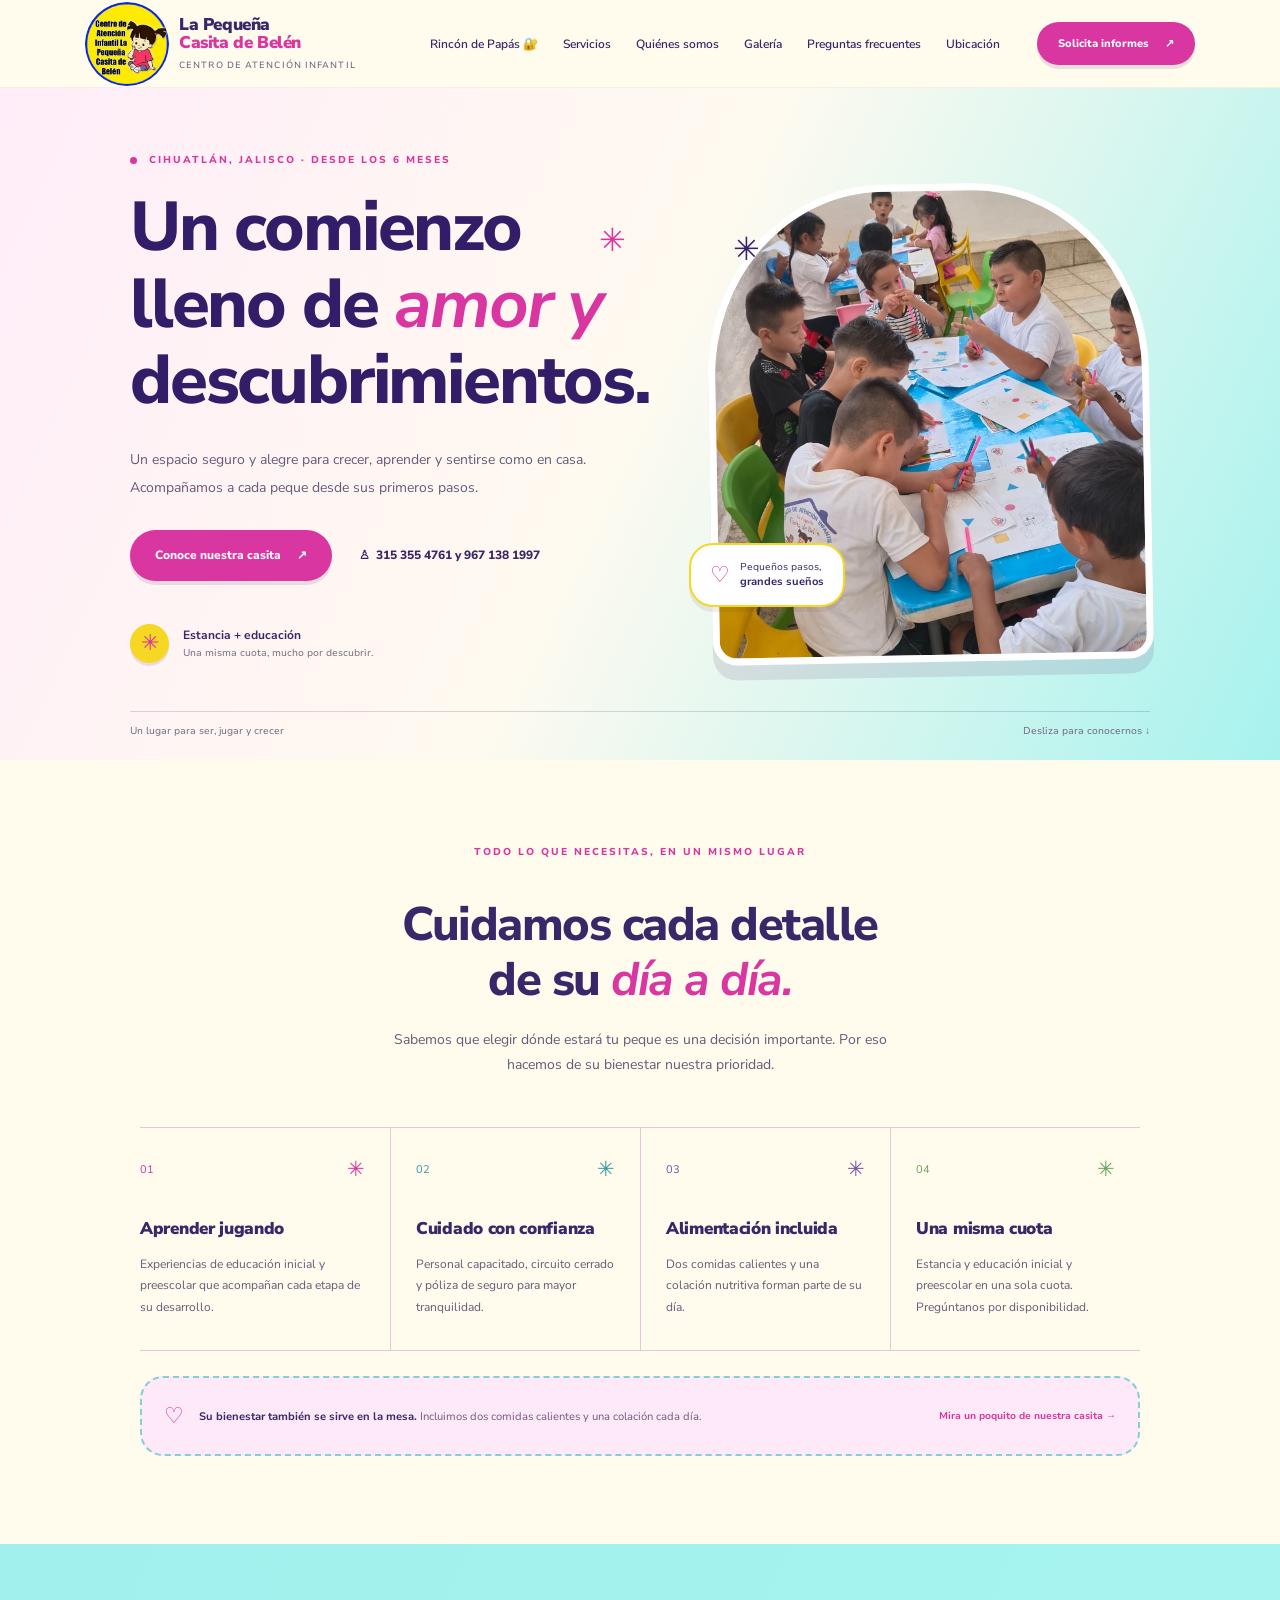
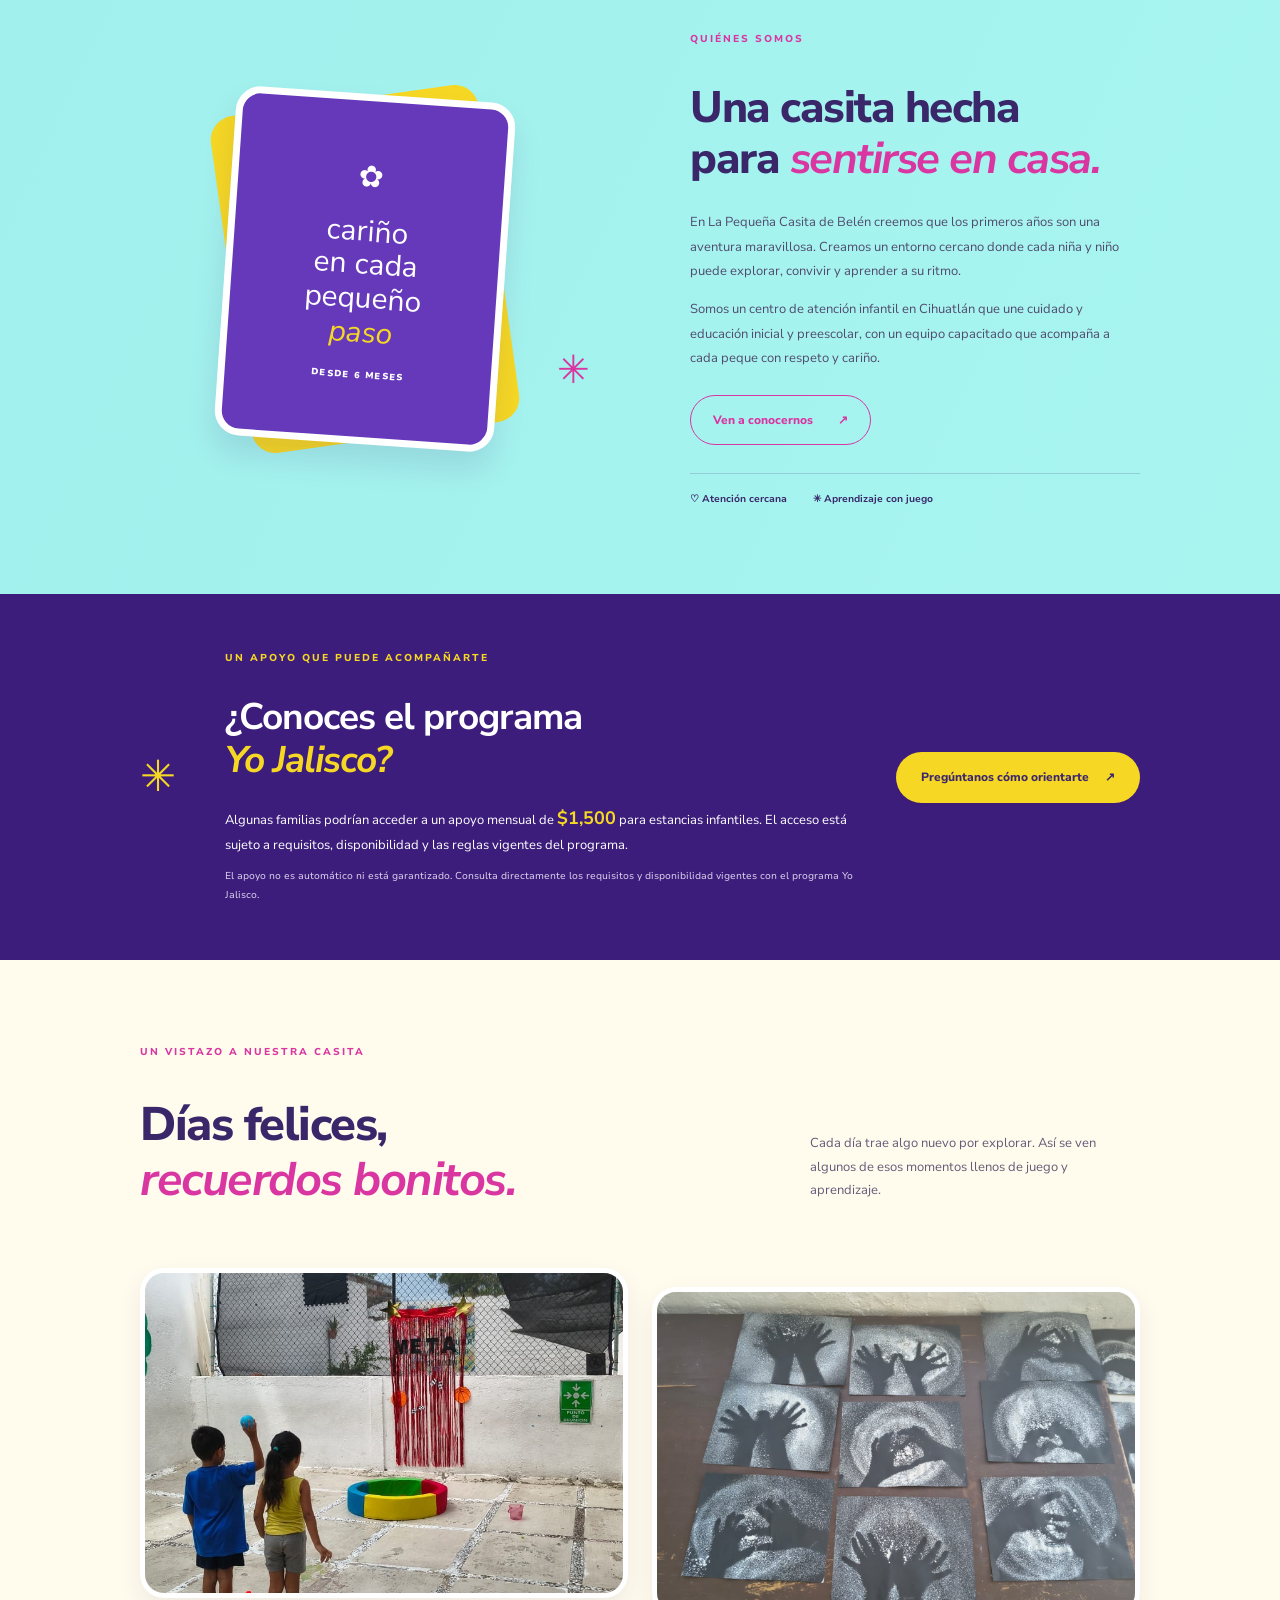
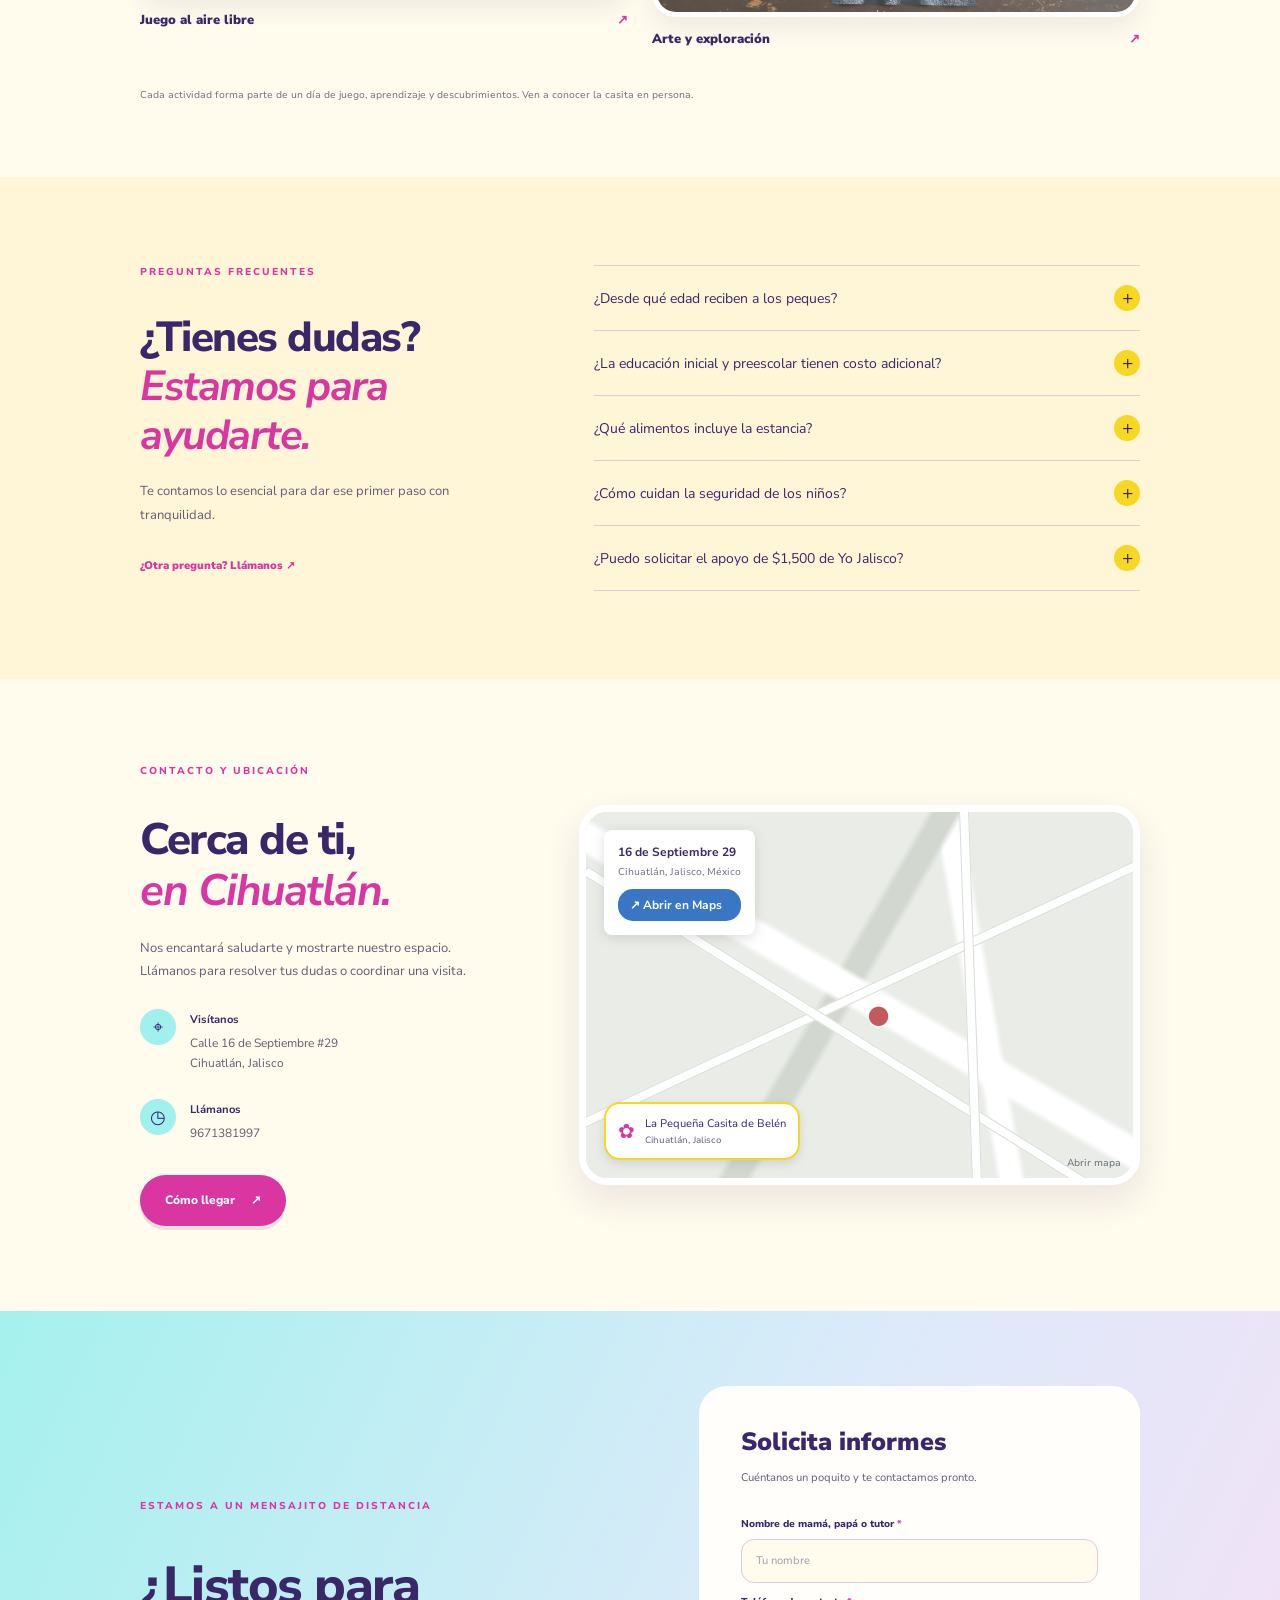
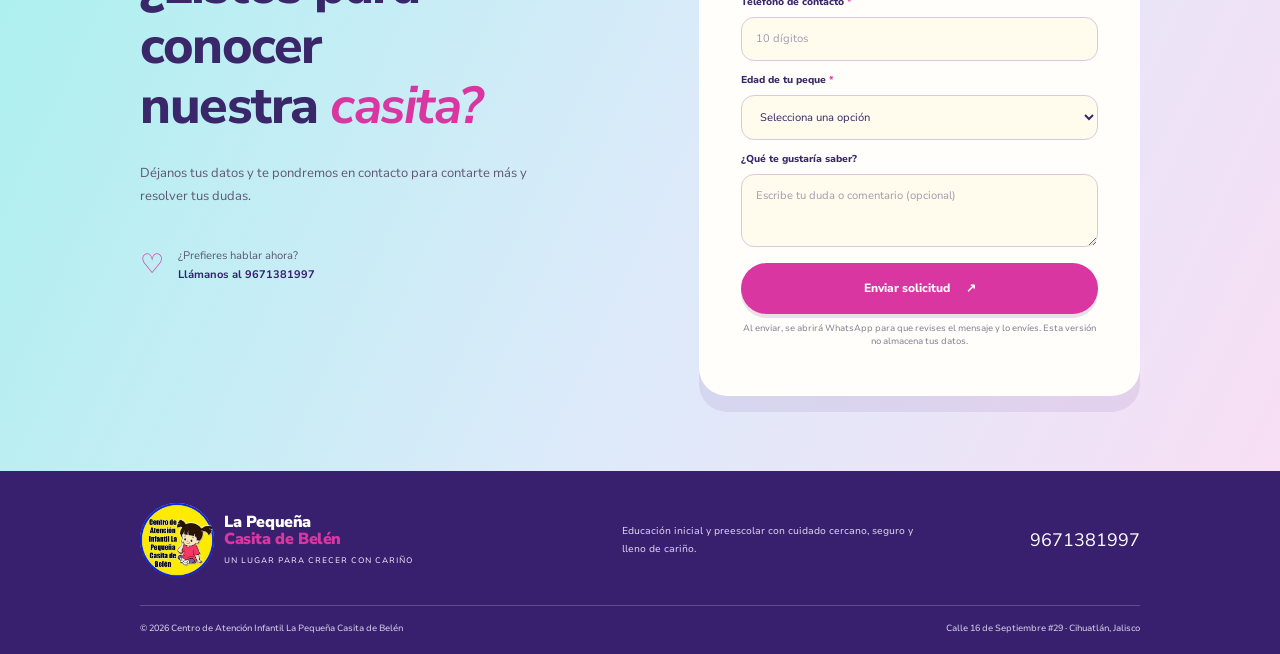
<file: index.html>
<!doctype html>
<html lang="es"><head>
<meta charset="utf-8"><meta name="viewport" content="width=device-width, initial-scale=1">
<meta name="description" content="Conoce el Centro de Atención Infantil La Pequeña Casita de Belén en Cihuatlán, Jalisco. Descubre nuestras actividades y la información para las familias.">
<title>Centro de Atención Infantil La Pequeña Casita de Belén | Cihuatlán, Jalisco</title>
<link rel="preconnect" href="https://fonts.googleapis.com"><link rel="preconnect" href="https://fonts.gstatic.com" crossorigin>
<link href="https://fonts.googleapis.com/css2?family=Nunito+Sans:wght@400;500;600;700;800;900&display=swap" rel="stylesheet">
<link rel="stylesheet" href="styles.css"><script src="script.js" defer></script><meta name="google-site-verification" content="UmVIIT-iGATKvEK6ts8OZe46MFEFd4UywIKfGxr_6ks" /></head>
<body>
<header class="topbar"><div class="nav-wrap">
<a class="identity" href="#inicio">
  <img
    class="brand-logo"
    src="assets/logo-casita.jpg"
    alt="Logotipo de La Pequeña Casita de Belén"
  >
  <span class="identity-text">
    <strong>La Pequeña<br><em>Casita de Belén</em></strong>
    <small>CENTRO DE ATENCIÓN INFANTIL</small>
  </span>
</a>
<button class="nav-toggle" aria-expanded="false" aria-controls="nav">Menú ☰</button>
<nav id="nav"><a href="rincon-papas.html">Rincón de Papás 🔐</a><a href="#servicios">Servicios</a><a href="#nosotros">Quiénes somos</a><a href="#galeria">Galería</a><a href="#preguntas">Preguntas frecuentes</a><a href="#ubicacion">Ubicación</a><a class="nav-button" href="#contacto">Solicita informes <span>↗</span></a></nav>
</div></header>
<main>
<section class="hero gradient-bg" id="inicio"><div class="hero-inner"><div class="hero-content">
<p class="kicker"><span></span> CIHUATLÁN, JALISCO · DESDE LOS 6 MESES</p>
<h1>Un comienzo<br>lleno de <em>amor y</em><br>descubrimientos.</h1>
<p class="hero-description">Un espacio seguro y alegre para crecer, aprender y sentirse como en casa. Acompañamos a cada peque desde sus primeros pasos.</p>
<div class="hero-actions"><a class="pill-button pink" href="#nosotros">Conoce nuestra casita <span>↗</span></a><a class="phone-link" href="tel:+529671381997">♙ &nbsp;315 355 4761 y 967 138 1997</a></div>
<div class="hero-feature"><span class="sunburst">✳</span><div><strong>Estancia + educación</strong><small>Una misma cuota, mucho por descubrir.</small></div></div>
</div><div class="hero-photo-wrap"><div class="photo-frame"><img src="assets/actividad-infantil.jpg" alt="Niñas y niños realizando actividades educativas"></div><div class="photo-note"><span>♡</span><div>Pequeños pasos,<br><strong>grandes sueños</strong></div></div><span class="sparkle sparkle-a">✳</span><span class="sparkle sparkle-b">✳</span></div></div>
<div class="hero-bottom"><span>Un lugar para ser, jugar y crecer</span><a href="#servicios">Desliza para conocernos ↓</a></div></section>

<section class="services section-cream" id="servicios"><div class="section-intro centered"><p class="kicker">TODO LO QUE NECESITAS, EN UN MISMO LUGAR</p><h2>Cuidamos cada detalle<br>de su <em>día a día.</em></h2><p>Sabemos que elegir dónde estará tu peque es una decisión importante. Por eso<br class="desktop-only"> hacemos de su bienestar nuestra prioridad.</p></div>
<div class="service-grid">
<article class="service-item"><div class="service-meta"><span>01</span><b>✳</b></div><h3>Aprender jugando</h3><p>Experiencias de educación inicial y preescolar que acompañan cada etapa de su desarrollo.</p></article>
<article class="service-item"><div class="service-meta teal"><span>02</span><b>✳</b></div><h3>Cuidado con confianza</h3><p>Personal capacitado, circuito cerrado y póliza de seguro para mayor tranquilidad.</p></article>
<article class="service-item"><div class="service-meta purple"><span>03</span><b>✳</b></div><h3>Alimentación incluida</h3><p>Dos comidas calientes y una colación nutritiva forman parte de su día.</p></article>
<article class="service-item"><div class="service-meta green"><span>04</span><b>✳</b></div><h3>Una misma cuota</h3><p>Estancia y educación inicial y preescolar en una sola cuota. Pregúntanos por disponibilidad.</p></article></div>
<a class="food-banner" href="#alimentacion"><span>♡</span><p><strong>Su bienestar también se sirve en la mesa.</strong> Incluimos dos comidas calientes y una colación cada día.</p><b>Mira un poquito de nuestra casita →</b></a></section>

<section class="about gradient-aqua" id="nosotros"><div class="about-inner"><div class="about-art"><div class="back-card"></div><div class="front-card"><span>✿</span><p>cariño<br>en cada<br>pequeño<br><em>paso</em></p><small>DESDE 6 MESES</small></div><span class="about-sparkle">✳</span></div>
<div class="about-copy"><p class="kicker">QUIÉNES SOMOS</p><h2>Una casita hecha<br>para <em>sentirse en casa.</em></h2><p>En La Pequeña Casita de Belén creemos que los primeros años son una aventura maravillosa. Creamos un entorno cercano donde cada niña y niño puede explorar, convivir y aprender a su ritmo.</p><p>Somos un centro de atención infantil en Cihuatlán que une cuidado y educación inicial y preescolar, con un equipo capacitado que acompaña a cada peque con respeto y cariño.</p><a class="outline-button" href="#contacto">Ven a conocernos <span>↗</span></a><div class="about-values"><span>♡ Atención cercana</span><span>✳ Aprendizaje con juego</span></div></div></div></section>

<section class="support"><div class="support-inner"><span class="support-sparkle">✳</span><div><p class="kicker yellow-text">UN APOYO QUE PUEDE ACOMPAÑARTE</p><h2>¿Conoces el programa<br><em>Yo Jalisco?</em></h2><p>Algunas familias podrían acceder a un apoyo mensual de <strong>$1,500</strong> para estancias infantiles. El acceso está sujeto a requisitos, disponibilidad y las reglas vigentes del programa.</p><small>El apoyo no es automático ni está garantizado. Consulta directamente los requisitos y disponibilidad vigentes con el programa Yo Jalisco.</small></div><a class="pill-button yellow" href="#contacto">Pregúntanos cómo orientarte <span>↗</span></a></div></section>

<section class="gallery section-cream" id="galeria"><div class="gallery-heading"><div><p class="kicker">UN VISTAZO A NUESTRA CASITA</p><h2>Días felices,<br><em>recuerdos bonitos.</em></h2></div><p>Cada día trae algo nuevo por explorar. Así se ven algunos de esos momentos llenos de juego y aprendizaje.</p></div>
<div class="gallery-grid"><figure><div class="gallery-image"><img src="assets/juego-aire-libre.jpg" alt="Niñas y niños participando en una actividad al aire libre"></div><figcaption>Juego al aire libre <span>↗</span></figcaption></figure><figure><div class="gallery-image"><img src="assets/arte-exploracion.jpg" alt="Trabajos artísticos de una actividad infantil"></div><figcaption>Arte y exploración <span>↗</span></figcaption></figure></div><p class="gallery-footnote">Cada actividad forma parte de un día de juego, aprendizaje y descubrimientos. Ven a conocer la casita en persona.</p></section>

<section class="faq section-yellow" id="preguntas"><div class="faq-heading"><p class="kicker">PREGUNTAS FRECUENTES</p><h2>¿Tienes dudas?<br><em>Estamos para<br>ayudarte.</em></h2><p>Te contamos lo esencial para dar ese primer paso con tranquilidad.</p><a href="tel:+529671381997">¿Otra pregunta? Llámanos ↗</a></div><div class="faq-list">
<details><summary>¿Desde qué edad reciben a los peques?</summary><p>Recibimos niñas y niños desde los 6 meses. Contáctanos para confirmar disponibilidad y requisitos según la edad.</p></details>
<details><summary>¿La educación inicial y preescolar tienen costo adicional?</summary><p>La estancia y la educación inicial y preescolar se ofrecen por una misma cuota. Consulta el costo vigente al solicitar informes.</p></details>
<details><summary>¿Qué alimentos incluye la estancia?</summary><p>La cuota incluye dos comidas calientes y una colación al día. Pregunta por horarios y detalles de alimentación.</p></details>
<details><summary>¿Cómo cuidan la seguridad de los niños?</summary><p>Contamos con personal capacitado, circuito cerrado y póliza de seguro. Puedes solicitar más detalles cuando nos contactes.</p></details>
<details><summary>¿Puedo solicitar el apoyo de $1,500 de Yo Jalisco?</summary><p>Algunas familias podrían cumplir los requisitos. El monto, vigencia, disponibilidad y elegibilidad deben confirmarse con el programa oficial; el apoyo no está garantizado.</p></details></div></section>

<section class="location section-cream" id="ubicacion"><div class="location-inner"><div class="location-copy"><p class="kicker">CONTACTO Y UBICACIÓN</p><h2>Cerca de ti,<br><em>en Cihuatlán.</em></h2><p>Nos encantará saludarte y mostrarte nuestro espacio. Llámanos para resolver tus dudas o coordinar una visita.</p>
<div class="location-detail"><span>⌖</span><div><strong>Visítanos</strong><p>Calle 16 de Septiembre #29<br>Cihuatlán, Jalisco</p></div></div><div class="location-detail"><span>◷</span><div><strong>Llámanos</strong><p><a href="tel:+529671381997">9671381997</a></p></div></div><a class="pill-button pink" href="https://www.google.com/maps/search/?api=1&query=Calle%2016%20de%20Septiembre%2029%2C%20Cihuatl%C3%A1n%2C%20Jalisco" target="_blank" rel="noopener">Cómo llegar <span>↗</span></a></div>
<a class="map-card" href="https://www.google.com/maps/search/?api=1&query=Calle%2016%20de%20Septiembre%2029%2C%20Cihuatl%C3%A1n%2C%20Jalisco" target="_blank" rel="noopener"><div class="map-placeholder"><span class="map-road road-one"></span><span class="map-road road-two"></span><span class="map-road road-three"></span><span class="map-pin">●</span><div class="map-label"><strong>16 de Septiembre 29</strong><small>Cihuatlán, Jalisco, México</small><b>↗ Abrir en Maps</b></div><span class="map-caption">Abrir mapa</span></div><div class="map-business"><span>✿</span><div>La Pequeña Casita de Belén<small>Cihuatlán, Jalisco</small></div></div></a></div></section>

<section class="contact gradient-bg" id="contacto"><div class="contact-inner"><div class="contact-copy"><p class="kicker">ESTAMOS A UN MENSAJITO DE DISTANCIA</p><h2>¿Listos para<br>conocer<br>nuestra <em>casita?</em></h2><p>Déjanos tus datos y te pondremos en contacto para contarte más y resolver tus dudas.</p><div class="contact-phone"><span>♡</span><div>¿Prefieres hablar ahora?<br><strong>Llámanos al <a href="tel:+529671381997">9671381997</a></strong></div></div></div>
<div class="form-card"><h3>Solicita informes</h3><p>Cuéntanos un poquito y te contactamos pronto.</p><form id="contact-form">
<label for="name">Nombre de mamá, papá o tutor <b>*</b></label><input id="name" name="name" required placeholder="Tu nombre" autocomplete="name">
<label for="phone">Teléfono de contacto <b>*</b></label><input id="phone" name="phone" required type="tel" inputmode="tel" pattern="[0-9 +()-]{10,18}" placeholder="10 dígitos" autocomplete="tel">
<label for="age">Edad de tu peque <b>*</b></label><select id="age" name="age" required><option value="">Selecciona una opción</option><option>6 a 11 meses</option><option>1 a 2 años</option><option>3 a 5 años</option><option>Otra edad / deseo más información</option></select>
<label for="comment">¿Qué te gustaría saber?</label><textarea id="comment" name="comment" rows="3" placeholder="Escribe tu duda o comentario (opcional)"></textarea>
<button class="pill-button pink submit-button" type="submit">Enviar solicitud <span>↗</span></button><small class="consent">Al enviar, se abrirá WhatsApp para que revises el mensaje y lo envíes. Esta versión no almacena tus datos.</small><p id="form-status" class="form-status" role="status"></p></form></div></div></section>
</main>
<footer class="footer"><div class="footer-top"><a class="identity footer-identity" href="#inicio">
<img
  class="brand-logo"
  src="assets/logo-casita.jpg"
  alt="Logotipo de La Pequeña Casita de Belén"
><span class="identity-text"><strong>La Pequeña<br><em>Casita de Belén</em></strong><small>UN LUGAR PARA CRECER CON CARIÑO</small></span></a><p>Educación inicial y preescolar con cuidado cercano, seguro y lleno de cariño.</p><a class="footer-phone" href="tel:+529671381997">9671381997</a></div><div class="footer-bottom"><span>© <span id="year"></span> Centro de Atención Infantil La Pequeña Casita de Belén</span><span>Calle 16 de Septiembre #29 · Cihuatlán, Jalisco</span></div></footer>
</body></html>
</file>
<file: styles.css>
@import url('https://fonts.googleapis.com/css2?family=Nunito+Sans:wght@400;500;600;700;800;900&display=swap');
:root{--purple:#38206f;--pink:#d936a2;--cream:#fffbed;--yellow:#f6d824;--ink:#39276a;--body:#655b78;--line:#e4c8d9;--teal:#78cfd2}
*{box-sizing:border-box}html{scroll-behavior:smooth;scroll-padding-top:90px}body{margin:0;font-family:'Nunito Sans',Arial,sans-serif;color:var(--ink);background:var(--cream);font-size:14px}a{color:inherit}button,input,select,textarea{font:inherit}a:focus-visible,button:focus-visible,input:focus-visible,select:focus-visible,textarea:focus-visible,summary:focus-visible{outline:3px solid #edb92d;outline-offset:3px}
.topbar{height:88px;background:rgba(255,251,237,.97);position:sticky;top:0;z-index:20;border-bottom:1px solid #38206f0d}.nav-wrap{width:min(1110px,calc(100% - 48px));height:100%;margin:auto;display:flex;align-items:center;justify-content:space-between;gap:22px}.identity{display:flex;align-items:center;gap:10px;text-decoration:none;flex-shrink:0}.logo-placeholder{width:67px;height:67px;border-radius:50%;background:#ffe32d;border:3px solid #38206f;box-shadow:inset 0 0 0 3px #fffbed;display:flex;align-items:center;justify-content:center;position:relative;color:#28196b;text-align:center;font-size:7px;line-height:1.05;font-weight:900;transform:rotate(-7deg)}.logo-placeholder b{position:absolute;right:4px;bottom:8px;font-size:18px;color:var(--pink)}.identity-text strong{font-size:17px;line-height:1.05;display:block;font-weight:900;letter-spacing:-.4px}.identity-text em{font-style:normal;color:var(--pink)}.identity-text small{display:block;margin-top:7px;font-size:9px;letter-spacing:1.1px;color:#615677;white-space:nowrap}.topbar nav{display:flex;align-items:center;gap:25px;font-size:12px;font-weight:600}.topbar nav a{text-decoration:none;white-space:nowrap}.topbar nav a:hover{color:var(--pink)}.nav-button,.pill-button{border:0;border-radius:999px;text-decoration:none;display:inline-flex;align-items:center;justify-content:center;gap:16px;font-weight:800;box-shadow:0 4px 0 #461e581f;transition:transform .18s,box-shadow .18s}.nav-button{background:var(--pink);color:white;padding:14px 21px;margin-left:12px;font-size:11px}.nav-button:hover,.pill-button:hover{transform:translateY(-2px);box-shadow:0 6px 0 #461e581f}.nav-toggle{display:none;border:0;border-radius:12px;padding:10px;background:white;color:var(--purple)}
.gradient-bg{background:linear-gradient(115deg,#ffedf9 0%,#fffaf0 49%,#a7f2ee 100%)}.hero{padding:65px 0 0;min-height:672px;position:relative}.hero-inner{width:min(1020px,calc(100% - 64px));margin:auto;display:grid;grid-template-columns:1.1fr .9fr;align-items:center;gap:40px}.hero-content{padding-bottom:20px}.kicker{font-size:10px;letter-spacing:2px;font-weight:800;color:var(--pink);margin:0 0 22px}.hero .kicker{display:flex;align-items:center;gap:12px}.hero .kicker span{width:7px;height:7px;border-radius:50%;background:var(--pink)}.hero h1{font-size:clamp(48px,5.7vw,69px);line-height:1.11;letter-spacing:-2.2px;font-weight:800;margin:0 0 27px;color:#321d69}.hero h1 em,h2 em{font-style:italic;color:var(--pink);font-weight:700}.hero-description{font-size:14px;line-height:2;color:#655b78;max-width:470px;margin-bottom:28px}.hero-actions{display:flex;align-items:center;gap:27px;flex-wrap:wrap}.pill-button{padding:17px 25px;font-size:12px;min-height:51px}.pink{background:var(--pink);color:white}.phone-link{display:inline-flex;gap:9px;align-items:center;text-decoration:none;font-size:12px;font-weight:800}.hero-feature{display:flex;gap:14px;align-items:center;margin-top:43px}.sunburst{width:39px;height:39px;border-radius:50%;background:var(--yellow);display:grid;place-items:center;font-size:22px;color:var(--pink);box-shadow:0 3px 0 #5a325021}.hero-feature strong,.hero-feature small{display:block}.hero-feature strong{font-size:12px}.hero-feature small{font-size:10px;color:#756c80;margin-top:3px}.hero-photo-wrap{position:relative;min-width:0;padding:10px 0 0}.photo-frame{height:478px;border:7px solid white;border-radius:40% 40% 24px 24px;overflow:hidden;box-shadow:0 15px 0 #4c25621f;transform:rotate(-1deg);background:#f5dce8}.photo-frame img{width:100%;height:100%;display:block;object-fit:cover}.photo-note{position:absolute;left:-20px;bottom:55px;display:flex;align-items:center;gap:10px;padding:15px 19px;background:white;border:2px solid var(--yellow);border-radius:24px;box-shadow:0 5px 0 #4b235c17;font-size:10px}.photo-note>span{font-size:22px;color:var(--pink)}.photo-note strong{font-size:11px}.sparkle{position:absolute;color:var(--pink);font-size:32px}.sparkle-a{top:45px;left:-110px}.sparkle-b{top:54px;left:24px;color:var(--purple)}.hero-bottom{width:min(1020px,calc(100% - 64px));margin:28px auto 0;border-top:1px solid #38206f2e;display:flex;justify-content:space-between;padding:12px 0 18px;color:#716680;font-size:10px}.hero-bottom a{text-decoration:none}
.section-cream{background:var(--cream)}.services{padding:85px 0 88px}.section-intro{text-align:center}.section-intro .kicker{margin-bottom:18px}.section-intro h2,.gallery h2,.about h2,.location h2,.contact h2,.faq h2{font-size:clamp(37px,4vw,47px);line-height:1.16;letter-spacing:-1.5px;font-weight:800;margin-bottom:20px}.section-intro>p:not(.kicker){font-size:14px;line-height:1.8;color:var(--body)}.service-grid{width:min(1000px,calc(100% - 64px));margin:50px auto 25px;display:grid;grid-template-columns:repeat(4,1fr);border-top:1px solid var(--line);border-bottom:1px solid var(--line)}.service-item{padding:27px 25px 29px 0;min-height:222px}.service-item+.service-item{border-left:1px solid var(--line);padding-left:25px}.service-meta{display:flex;justify-content:space-between;align-items:center;color:var(--pink);font-size:11px;margin-bottom:35px}.service-meta b{font-size:21px;font-weight:400}.service-meta.teal{color:#369ca5}.service-meta.purple{color:#7551a8}.service-meta.green{color:#67a45b}.service-item h3{font-size:17px;line-height:1.3;margin:0 0 13px;font-weight:900;letter-spacing:-.3px}.service-item p{font-size:12px;line-height:1.8;color:#655b78;margin:0}.food-banner{width:min(1000px,calc(100% - 64px));margin:auto;border:2px dashed #82d0d2;border-radius:23px;background:#fde9f8;min-height:80px;padding:18px 22px;display:flex;align-items:center;gap:15px;text-decoration:none}.food-banner>span{font-size:22px;color:var(--pink)}.food-banner p{font-size:11px;color:#6d5e7d;margin:0;flex:1}.food-banner p strong{color:#3a286a}.food-banner>b{font-size:10px;color:var(--pink);white-space:nowrap}
.gradient-aqua{background:linear-gradient(115deg,#a1f0ed,#a8f5f0)}.about{padding:88px 0}.about-inner{width:min(1000px,calc(100% - 64px));margin:auto;display:grid;grid-template-columns:1fr 1fr;gap:100px;align-items:center}.about-art{height:365px;position:relative;display:grid;place-items:center}.back-card{position:absolute;width:270px;height:340px;border-radius:24px;background:var(--yellow);transform:rotate(-8deg)}.front-card{position:relative;width:280px;height:350px;border-radius:25px;border:7px solid white;background:#6539ba;box-shadow:0 18px 30px #301e641f;transform:rotate(4deg);display:flex;flex-direction:column;align-items:center;justify-content:center;color:white;text-align:center}.front-card>span{font-size:30px}.front-card p{font-size:30px;line-height:1.12;margin:17px 0 20px}.front-card em{font-style:italic;color:var(--yellow)}.front-card small{font-size:9px;font-weight:900;letter-spacing:1.4px}.about-sparkle{position:absolute;right:0;bottom:55px;color:var(--pink);font-size:39px}.about-copy .kicker{margin-bottom:21px}.about-copy h2{font-size:clamp(35px,3.7vw,44px);margin-bottom:25px}.about-copy>p:not(.kicker){font-size:13px;line-height:1.9;color:#514b6e;margin-bottom:9px}.outline-button{display:inline-flex;align-items:center;gap:25px;text-decoration:none;color:var(--pink);border:1px solid var(--pink);padding:16px 22px;border-radius:999px;font-weight:800;font-size:12px;margin-top:15px}.about-values{border-top:1px solid #38206f2e;display:flex;gap:26px;padding-top:18px;margin-top:28px;font-size:10px;font-weight:700}
.support{background:#3c1d7b;color:white;padding:57px 0}.support-inner{width:min(1000px,calc(100% - 64px));margin:auto;display:grid;grid-template-columns:60px 1fr auto;gap:25px;align-items:center}.support-sparkle{font-size:43px;color:var(--yellow)}.yellow-text{color:var(--yellow);margin-bottom:17px}.support h2{font-size:37px;line-height:1.16;margin-bottom:20px;letter-spacing:-1px}.support h2 em{color:var(--yellow)}.support p:not(.kicker){font-size:13px;line-height:1.8;max-width:650px;margin-bottom:8px}.support p strong{color:var(--yellow);font-size:18px}.support small{font-size:10px;color:#e0d5f0}.yellow{background:var(--yellow);color:#3d286d;white-space:nowrap}
.gallery{padding:85px 0 75px}.gallery-heading{width:min(1000px,calc(100% - 64px));margin:0 auto 42px;display:flex;align-items:end;justify-content:space-between;gap:70px}.gallery-heading h2{margin-bottom:0}.gallery-heading>p{max-width:330px;font-size:13px;line-height:1.8;color:var(--body);margin-bottom:5px}.gallery-grid{width:min(1000px,calc(100% - 64px));margin:auto;display:grid;grid-template-columns:1fr 1fr;gap:24px;align-items:center}.gallery-grid figure{margin:0}.gallery-grid figure:nth-child(2){margin-top:38px}.gallery-image{height:330px;border:5px solid white;border-radius:24px;overflow:hidden;box-shadow:0 10px 25px #39276a14;background:#f2e8dd}.gallery-image img{display:block;width:100%;height:100%;object-fit:cover}.gallery-grid figcaption{font-size:13px;font-weight:900;margin-top:13px;display:flex;justify-content:space-between}.gallery-grid figcaption span{color:var(--pink)}.gallery-footnote{width:min(1000px,calc(100% - 64px));margin:40px auto 0;color:#766c82;font-size:10px}
.section-yellow{background:#fff6d7}.faq{padding:88px max(32px,calc((100% - 1000px)/2));display:grid;grid-template-columns:.8fr 1.2fr;gap:90px}.faq-heading h2{font-size:42px}.faq-heading>p:not(.kicker){font-size:13px;color:var(--body);line-height:1.8}.faq-heading>a{font-size:11px;color:var(--pink);font-weight:900;text-decoration:none;display:inline-block;margin-top:18px}.faq-list{border-top:1px solid var(--line)}.faq-list details{border-bottom:1px solid var(--line);padding:19px 0}.faq-list summary{cursor:pointer;list-style:none;font-size:14px;display:flex;justify-content:space-between;align-items:center;gap:20px}.faq-list summary::-webkit-details-marker{display:none}.faq-list summary:after{content:'+';display:grid;place-items:center;width:26px;height:26px;border-radius:50%;background:var(--yellow);font-size:19px;flex-shrink:0}.faq-list details[open] summary:after{content:'−'}.faq-list details p{font-size:12px;line-height:1.8;color:var(--body);margin:14px 42px 0 0}
.location{padding:85px 0}.location-inner{width:min(1000px,calc(100% - 64px));margin:auto;display:grid;grid-template-columns:.8fr 1.2fr;gap:65px;align-items:center}.location h2{font-size:44px;margin-bottom:20px}.location-copy>p:not(.kicker){font-size:13px;line-height:1.8;color:var(--body);max-width:350px}.location-detail{display:flex;align-items:flex-start;gap:14px;margin:25px 0}.location-detail>span{display:grid;place-items:center;width:36px;height:36px;border-radius:50%;background:#a0f0ed;color:var(--purple);font-size:18px;flex-shrink:0}.location-detail strong{font-size:11px}.location-detail p{font-size:12px;line-height:1.7;color:var(--body);margin:5px 0 0}.location-detail a{text-decoration:none}.location-copy>.pill-button{margin-top:7px}.map-card{display:block;position:relative;border:7px solid white;border-radius:28px;overflow:hidden;height:380px;box-shadow:0 15px 35px #38206f1a;text-decoration:none;background:#e8ece5}.map-placeholder{position:absolute;inset:0;background-color:#e9ece7;background-image:linear-gradient(30deg,transparent 47%,#fff 48%,#fff 52%,transparent 53%),linear-gradient(120deg,transparent 45%,#d2d8d0 46%,#d2d8d0 49%,transparent 50%),linear-gradient(80deg,transparent 67%,#fff 68%,#fff 71%,transparent 72%);overflow:hidden}.map-road{position:absolute;display:block;height:10px;background:#fff;border:1px solid #d7ddd5;width:130%;left:-10%;transform:rotate(-25deg);top:45%}.road-two{transform:rotate(32deg);top:66%}.road-three{transform:rotate(88deg);top:36%;left:15%;width:110%}.map-pin{position:absolute;left:51%;top:47%;font-size:45px;color:#c45a60;text-shadow:0 2px white}.map-label{position:absolute;top:18px;left:18px;background:white;border-radius:8px;padding:14px;box-shadow:0 3px 12px #9995;display:grid;gap:5px;font-size:12px}.map-label small{color:#6e7280}.map-label b{display:inline-block;background:#3976c4;color:white;border-radius:15px;padding:8px 12px;margin-top:5px}.map-caption{position:absolute;bottom:8px;right:12px;color:#656d72;font-size:10px}.map-business{position:absolute;bottom:18px;left:18px;display:flex;align-items:center;gap:10px;background:white;border:2px solid var(--yellow);border-radius:16px;padding:12px;font-size:11px;box-shadow:0 4px 10px #7773}.map-business>span{color:var(--pink);font-size:20px}.map-business small{display:block;color:var(--body);margin-top:3px}
.contact{padding:75px 0;background:linear-gradient(115deg,#a5f1ed 0%,#dceafa 55%,#f8dff5 100%)}.contact-inner{width:min(1000px,calc(100% - 64px));margin:auto;display:grid;grid-template-columns:1fr .95fr;gap:95px;align-items:center}.contact h2{font-size:52px;line-height:1.16;margin-bottom:25px}.contact-copy>p:not(.kicker){max-width:430px;font-size:13px;line-height:1.8;color:#5e5776}.contact-phone{display:flex;gap:14px;align-items:center;margin-top:38px;font-size:11px;color:#5e5776}.contact-phone>span{font-size:27px;color:var(--pink)}.contact-phone strong{display:inline-block;color:var(--purple);margin-top:4px}.contact-phone a{text-decoration:none}.form-card{background:#fffefa;border-radius:28px;padding:39px 42px;box-shadow:0 16px 0 #5e2a8417}.form-card h3{font-size:25px;margin:0 0 8px;font-weight:900}.form-card>p{font-size:11px;color:var(--body);margin-bottom:28px}.form-card form{display:grid;gap:8px}.form-card label{font-size:10px;font-weight:800;margin-top:4px}.form-card label b{color:var(--pink)}.form-card input,.form-card select,.form-card textarea{width:100%;border:1px solid #dfc7dc;border-radius:13px;background:#fffbed;padding:13px 14px;color:var(--ink);font-size:11px;min-height:44px}.form-card input::placeholder,.form-card textarea::placeholder{color:#a49ab0}.form-card textarea{resize:vertical}.submit-button{width:100%;margin-top:8px}.consent{font-size:9px;text-align:center;line-height:1.5;color:#857b8f}.form-status{font-size:11px;color:#2e785d;margin:0}
.footer{background:#38206f;color:white;padding:32px max(32px,calc((100% - 1000px)/2)) 20px}.footer-top{display:grid;grid-template-columns:1.2fr 1fr auto;align-items:center;gap:40px;padding-bottom:28px}.footer-identity .logo-placeholder{width:68px;height:68px}.footer-identity .identity-text strong{font-size:16px}.footer-identity .identity-text small{color:#f1e9ff;font-size:8px;letter-spacing:1px}.footer-top>p{font-size:10px;line-height:1.8;color:#e3daf2;max-width:300px;margin:0}.footer-phone{font-size:18px;text-decoration:none;white-space:nowrap}.footer-bottom{border-top:1px solid #ffffff33;padding-top:16px;display:flex;justify-content:space-between;gap:20px;color:#e0d7ef;font-size:9px}
@media(max-width:1050px){.topbar nav{gap:13px}.nav-button{margin-left:0;padding:13px 16px}.identity-text strong{font-size:15px}.hero-inner{gap:25px}.hero h1{font-size:55px}.photo-frame{height:430px}.about-inner{gap:55px}.support-inner{grid-template-columns:40px 1fr}.support-inner>.pill-button{grid-column:2;justify-self:start}.contact-inner{gap:55px}}
@media(max-width:760px){.topbar{height:auto;min-height:75px}.nav-wrap{width:calc(100% - 30px);min-height:75px;flex-wrap:wrap}.logo-placeholder{width:52px;height:52px}.identity-text strong{font-size:14px}.identity-text small{font-size:7px}.nav-toggle{display:block}.topbar nav{display:none;flex-basis:100%;flex-direction:column;align-items:stretch;gap:0;padding:0 0 16px}.topbar nav.open{display:flex}.topbar nav a{padding:10px}.nav-button{justify-content:center;margin-top:6px}.hero{padding-top:48px;min-height:0}.hero-inner{width:calc(100% - 38px);grid-template-columns:1fr;gap:32px}.hero h1{font-size:clamp(43px,11vw,60px)}.hero-description{font-size:13px}.hero-photo-wrap{width:min(100%,420px);margin:auto}.photo-frame{height:390px}.photo-note{left:-5px;bottom:36px}.hero-bottom{width:calc(100% - 38px);margin-top:30px}.hero-bottom a{max-width:45%;text-align:right}.services,.gallery,.location{padding:65px 0}.section-intro h2,.gallery h2,.about h2,.location h2{font-size:36px}.desktop-only{display:none}.service-grid{width:calc(100% - 38px);grid-template-columns:1fr 1fr;margin-top:34px}.service-item{padding:22px 15px 24px 0;min-height:0}.service-item+.service-item{padding-left:15px}.service-item:nth-child(3){border-left:0;padding-left:0;border-top:1px solid var(--line)}.service-item:nth-child(4){border-top:1px solid var(--line)}.service-meta{margin-bottom:20px}.service-item h3{font-size:15px}.service-item p{font-size:11px}.food-banner{width:calc(100% - 38px);align-items:flex-start;flex-wrap:wrap;padding:16px}.food-banner p{flex-basis:calc(100% - 42px)}.food-banner>b{margin-left:38px}.about{padding:65px 0}.about-inner{width:calc(100% - 38px);grid-template-columns:1fr;gap:42px}.about-art{height:330px}.front-card{width:235px;height:300px}.back-card{width:230px;height:290px}.front-card p{font-size:27px}.about-copy h2{font-size:35px}.about-values{gap:18px;flex-wrap:wrap}.support{padding:45px 0}.support-inner{width:calc(100% - 38px);grid-template-columns:30px 1fr;gap:15px}.support-sparkle{font-size:30px}.support h2{font-size:31px}.support-inner>.pill-button{grid-column:1/-1;justify-self:start;white-space:normal}.gallery-heading,.gallery-grid,.gallery-footnote{width:calc(100% - 38px)}.gallery-heading{display:block;margin-bottom:30px}.gallery-heading>p{margin-top:22px}.gallery-grid{grid-template-columns:1fr;gap:28px}.gallery-grid figure:nth-child(2){margin-top:0}.gallery-image{height:280px}.faq{padding:65px 19px;grid-template-columns:1fr;gap:30px}.faq-heading h2{font-size:37px}.location-inner{width:calc(100% - 38px);grid-template-columns:1fr;gap:38px}.map-card{height:320px}.contact{padding:60px 0}.contact-inner{width:calc(100% - 38px);grid-template-columns:1fr;gap:35px}.contact h2{font-size:45px}.form-card{padding:28px 22px}.footer{padding:30px 19px 20px}.footer-top{grid-template-columns:1fr;gap:22px;padding-bottom:22px}.footer-top>p{max-width:100%}.footer-bottom{flex-direction:column;gap:9px}}
@media(max-width:390px){.hero-actions{align-items:flex-start;flex-direction:column;gap:18px}.photo-frame{height:330px}.service-grid{grid-template-columns:1fr}.service-item,.service-item+.service-item,.service-item:nth-child(3),.service-item:nth-child(4){border-left:0;padding:20px 0;border-top:1px solid var(--line)}.service-item:first-child{border-top:0}.service-meta{margin-bottom:14px}.footer-identity .identity-text small{white-space:normal}}
@media(prefers-reduced-motion:reduce){html{scroll-behavior:auto}*,*::before,*::after{transition:none!important}}

/* Tamaño correcto del logotipo en el encabezado */
.identity .brand-logo {
  display: block;
  width: 84px;
  height: 84px;
  max-width: 84px;
  object-fit: contain;
  flex: 0 0 84px;
  border-radius: 50%;
}

/* Logotipo del pie de página */
.footer-identity .brand-logo {
  width: 74px;
  height: 74px;
  max-width: 74px;
  flex-basis: 74px;
}

/* Ajuste para celulares */
@media (max-width: 760px) {
  .identity .brand-logo {
    width: 60px;
    height: 60px;
    max-width: 60px;
    flex-basis: 60px;
  }
}
</file>
